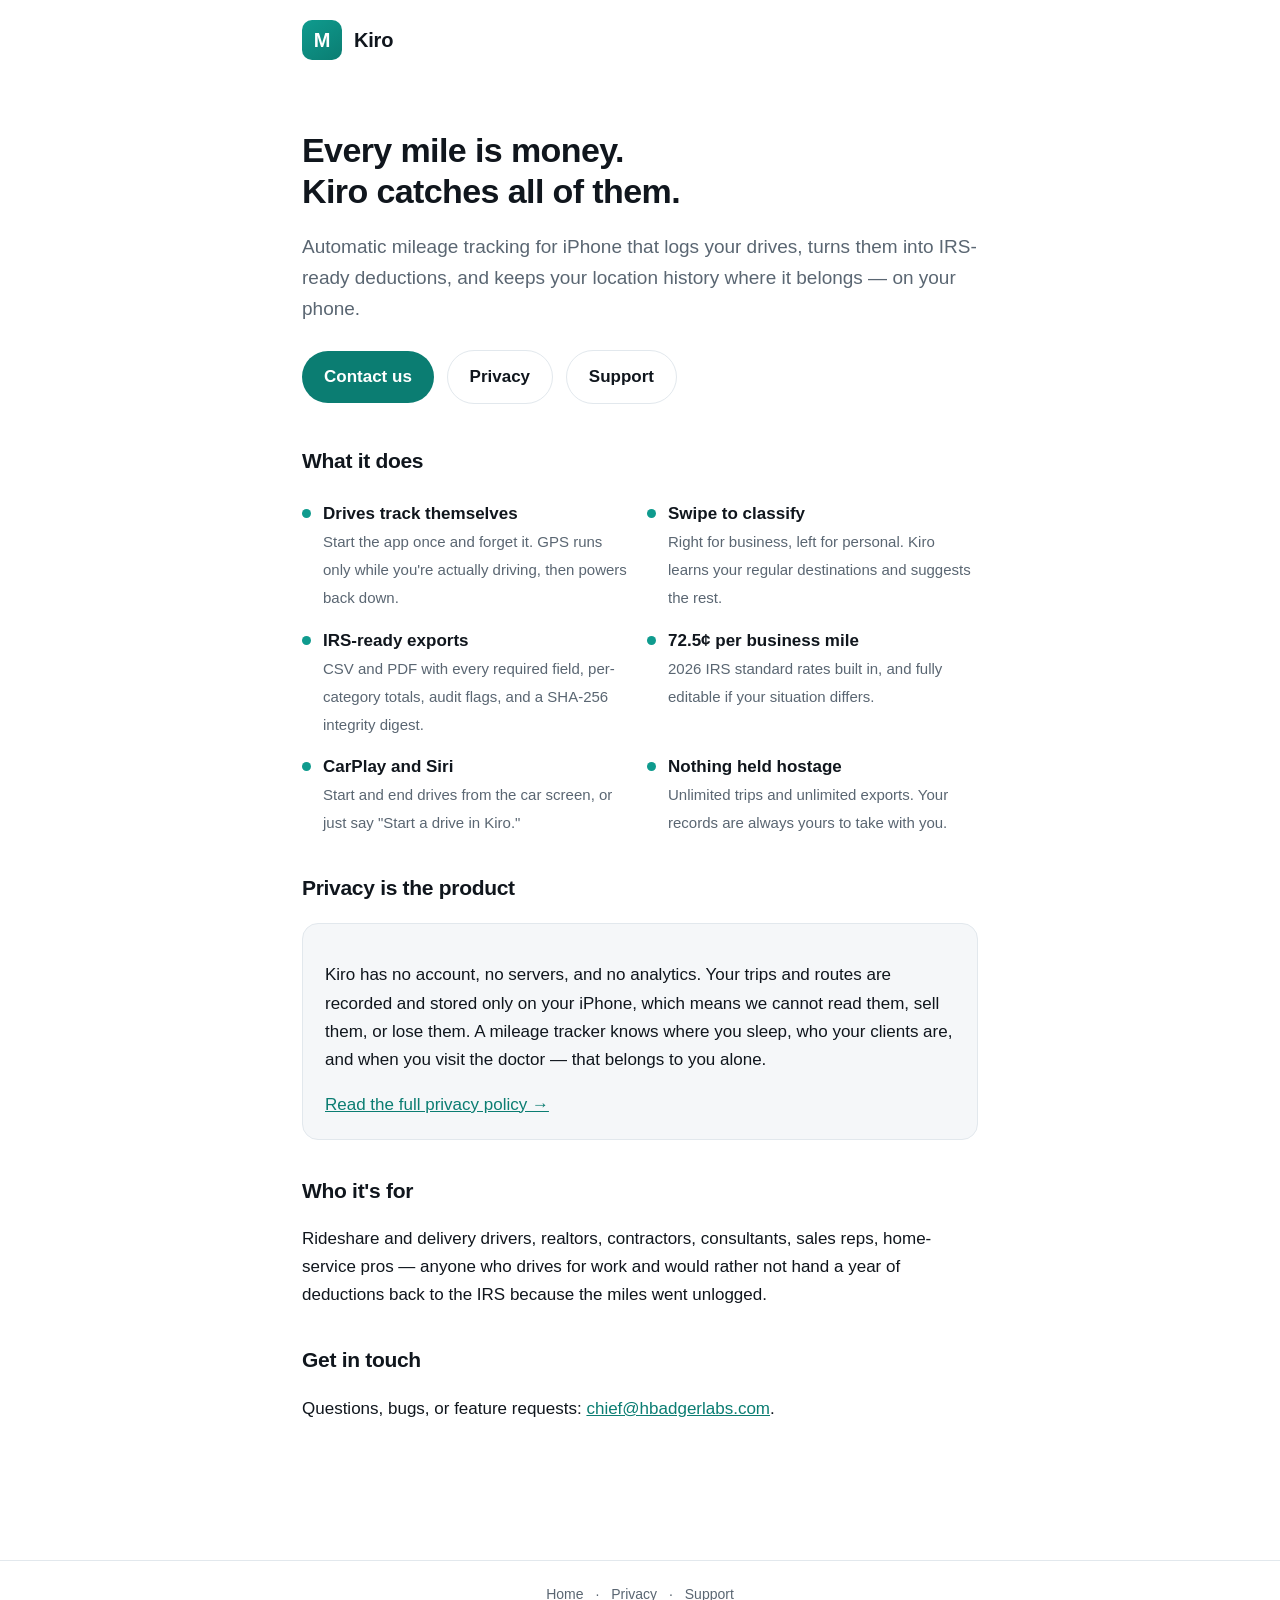
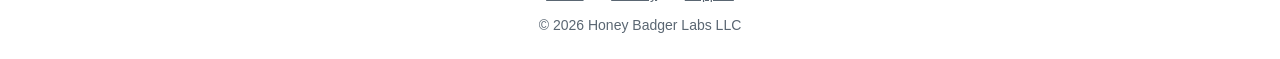
<file: index.html>
<!doctype html>
<html lang="en">
<head>
<meta charset="utf-8">
<meta name="viewport" content="width=device-width, initial-scale=1">
<title>Kiro — private automatic mileage tracking for iPhone</title>
<meta name="description" content="Kiro logs every deductible mile automatically and keeps your location history on your iPhone. IRS-ready CSV and PDF exports, free and unlimited.">
<link rel="stylesheet" href="style.css">
</head>
<body>

<header class="site">
  <div class="logo">M</div>
  <div class="brand"><a href="index.html">Kiro</a></div>
</header>

<main class="wrap">
  <h1>Every mile is money.<br>Kiro catches all of them.</h1>
  <p class="lede">Automatic mileage tracking for iPhone that logs your drives, turns them into IRS-ready deductions,
  and keeps your location history where it belongs — on your phone.</p>

  <p>
    <a class="btn" href="mailto:chief@hbadgerlabs.com">Contact us</a>
    <a class="btn secondary" href="privacy.html">Privacy</a>
    <a class="btn secondary" href="support.html">Support</a>
  </p>

  <h2>What it does</h2>
  <div class="grid two">
    <div class="feature"><div class="dot"></div><div>
      <strong>Drives track themselves</strong>
      <span>Start the app once and forget it. GPS runs only while you're actually driving, then powers back down.</span>
    </div></div>
    <div class="feature"><div class="dot"></div><div>
      <strong>Swipe to classify</strong>
      <span>Right for business, left for personal. Kiro learns your regular destinations and suggests the rest.</span>
    </div></div>
    <div class="feature"><div class="dot"></div><div>
      <strong>IRS-ready exports</strong>
      <span>CSV and PDF with every required field, per-category totals, audit flags, and a SHA-256 integrity digest.</span>
    </div></div>
    <div class="feature"><div class="dot"></div><div>
      <strong>72.5¢ per business mile</strong>
      <span>2026 IRS standard rates built in, and fully editable if your situation differs.</span>
    </div></div>
    <div class="feature"><div class="dot"></div><div>
      <strong>CarPlay and Siri</strong>
      <span>Start and end drives from the car screen, or just say "Start a drive in Kiro."</span>
    </div></div>
    <div class="feature"><div class="dot"></div><div>
      <strong>Nothing held hostage</strong>
      <span>Unlimited trips and unlimited exports. Your records are always yours to take with you.</span>
    </div></div>
  </div>

  <h2>Privacy is the product</h2>
  <div class="card">
    <p>Kiro has no account, no servers, and no analytics. Your trips and routes are recorded and stored only on your
    iPhone, which means we cannot read them, sell them, or lose them. A mileage tracker knows where you sleep, who your
    clients are, and when you visit the doctor — that belongs to you alone.</p>
    <p style="margin-bottom:0"><a href="privacy.html">Read the full privacy policy →</a></p>
  </div>

  <h2>Who it's for</h2>
  <p>Rideshare and delivery drivers, realtors, contractors, consultants, sales reps, home-service pros — anyone who
  drives for work and would rather not hand a year of deductions back to the IRS because the miles went unlogged.</p>

  <h2>Get in touch</h2>
  <p>Questions, bugs, or feature requests: <a href="mailto:chief@hbadgerlabs.com">chief@hbadgerlabs.com</a>.</p>
</main>

<footer class="site">
  <a href="index.html">Home</a> · <a href="privacy.html">Privacy</a> · <a href="support.html">Support</a>
  <div style="margin-top:8px">© 2026 Honey Badger Labs LLC</div>
</footer>

</body>
</html>
</file>
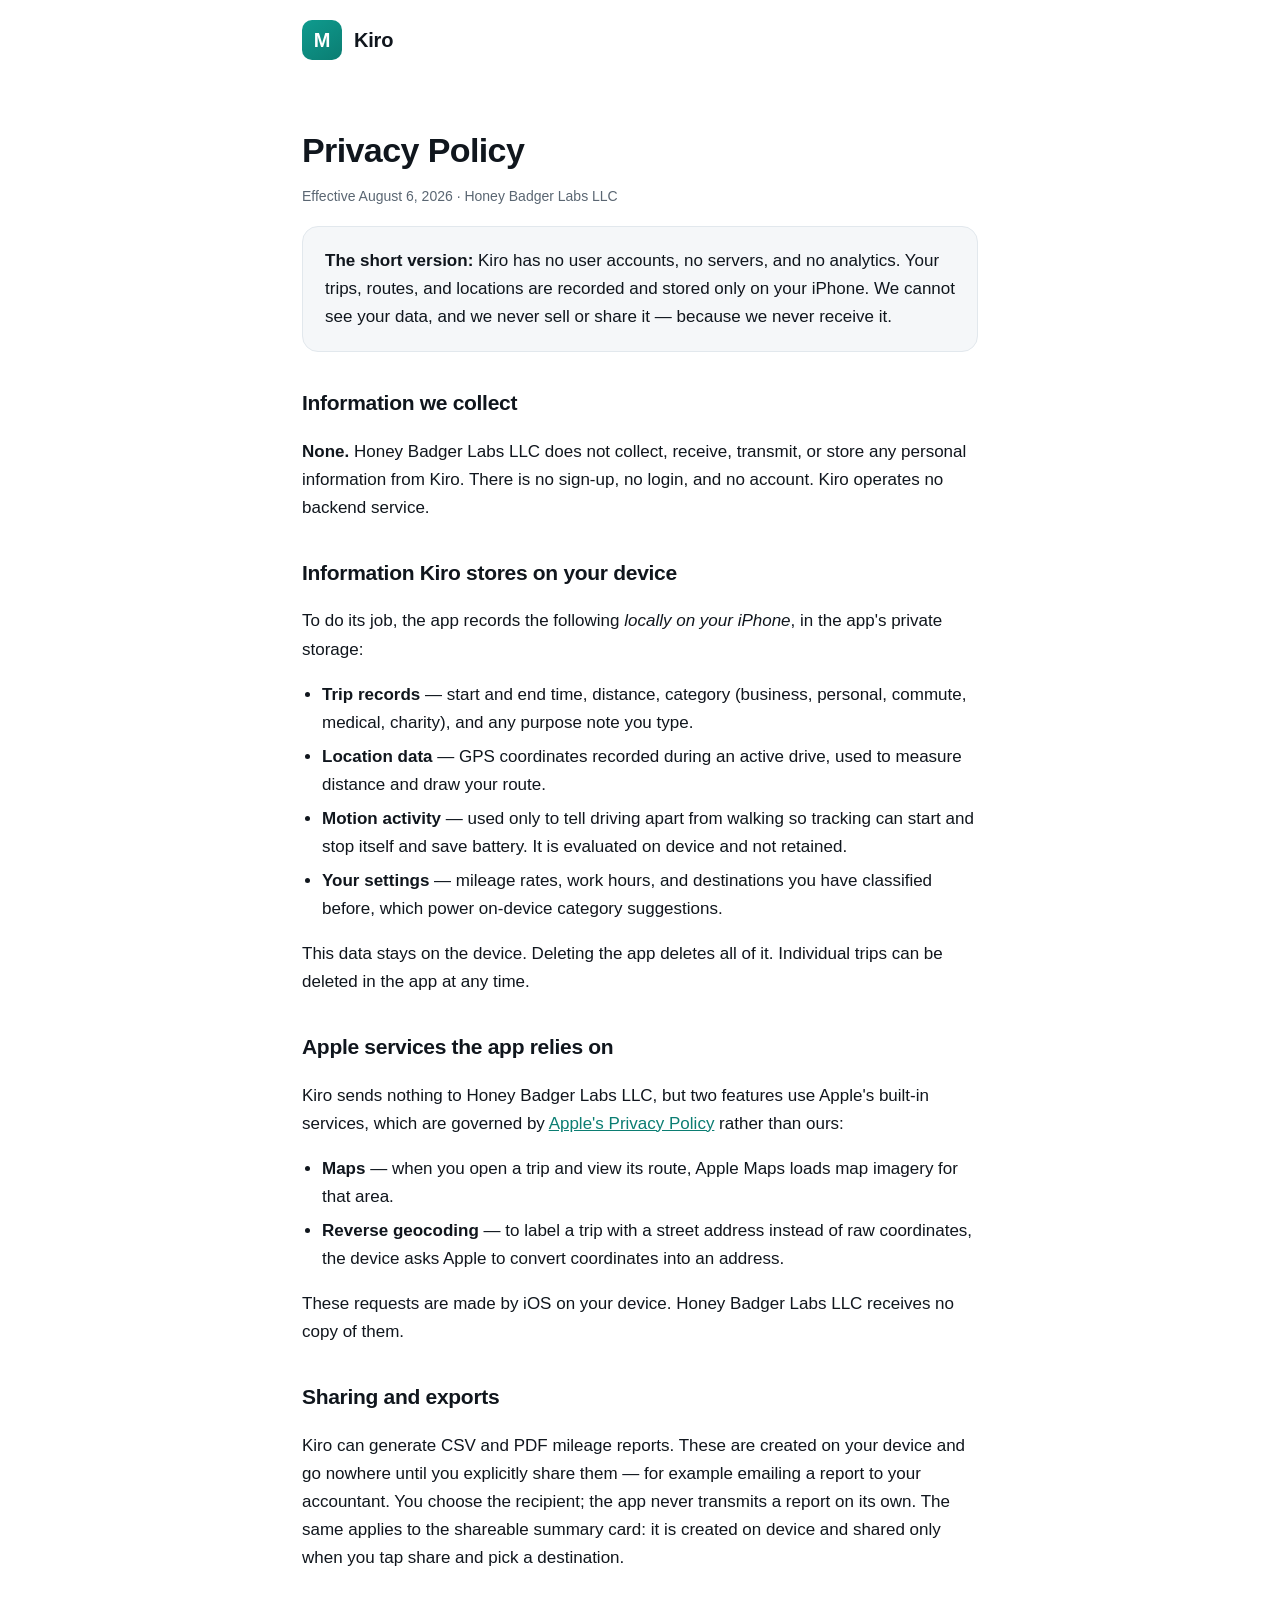
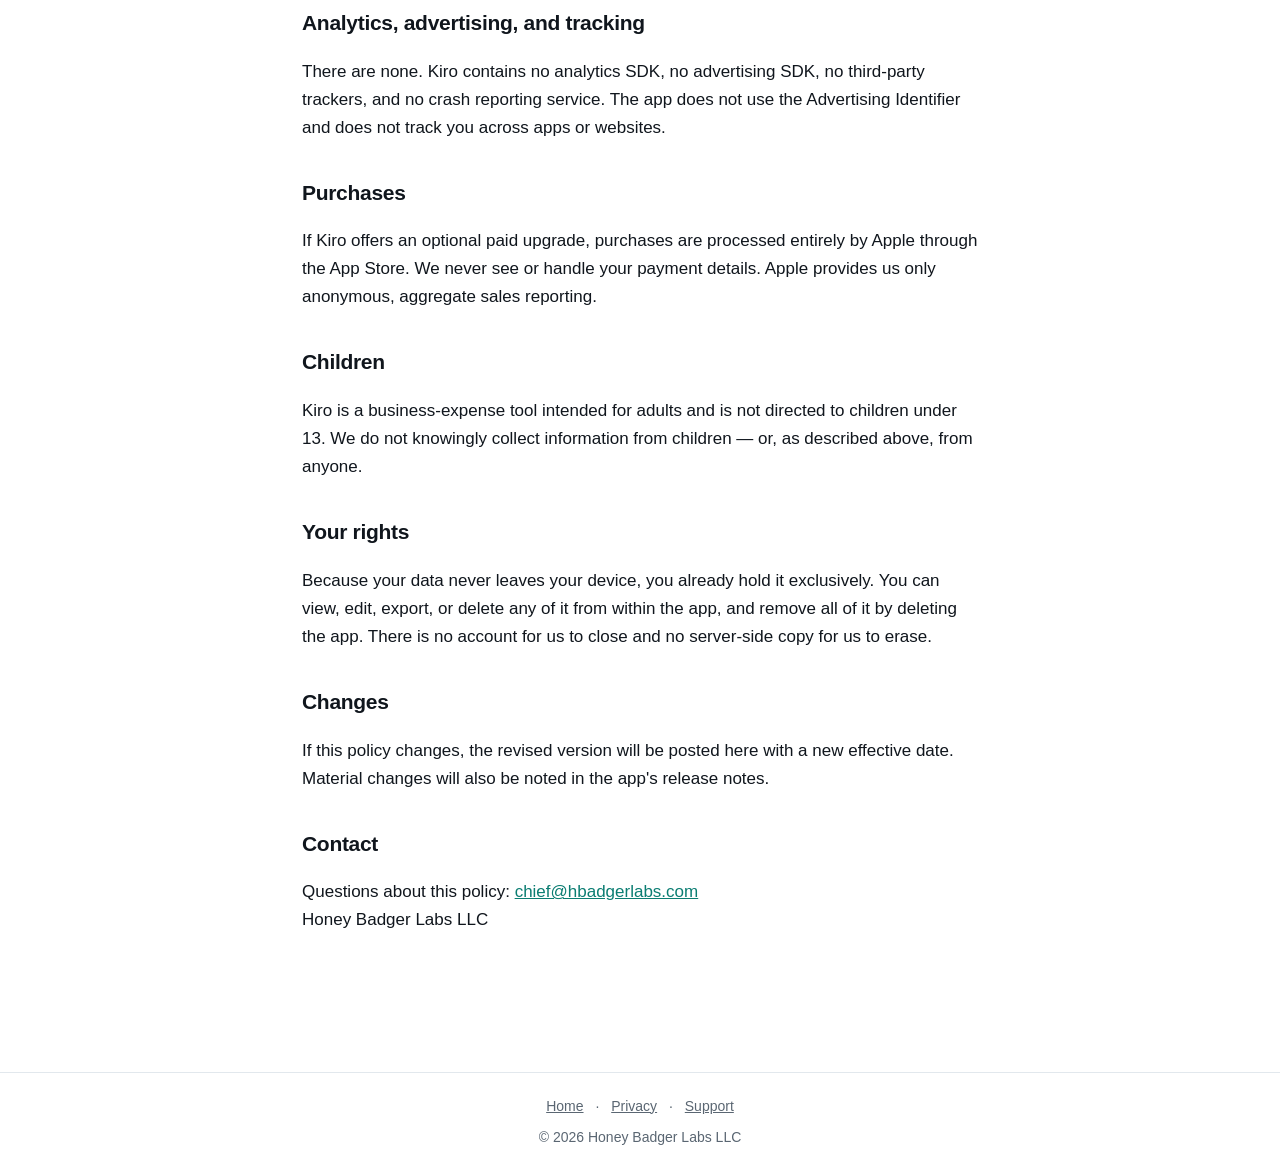
<file: privacy.html>
<!doctype html>
<html lang="en">
<head>
<meta charset="utf-8">
<meta name="viewport" content="width=device-width, initial-scale=1">
<title>Privacy Policy — Kiro</title>
<meta name="description" content="Kiro privacy policy: your drives never leave your iPhone. No account, no analytics, no data collection.">
<link rel="stylesheet" href="style.css">
</head>
<body>

<header class="site">
  <div class="logo">M</div>
  <div class="brand"><a href="index.html">Kiro</a></div>
</header>

<main class="wrap">
  <h1>Privacy Policy</h1>
  <p class="small">Effective August 6, 2026 · Honey Badger Labs LLC</p>

  <div class="card">
    <p style="margin:0"><strong>The short version:</strong> Kiro has no user accounts, no servers, and no analytics.
    Your trips, routes, and locations are recorded and stored only on your iPhone. We cannot see your data, and we never
    sell or share it — because we never receive it.</p>
  </div>

  <h2>Information we collect</h2>
  <p><strong>None.</strong> Honey Badger Labs LLC does not collect, receive, transmit, or store any personal
  information from Kiro. There is no sign-up, no login, and no account. Kiro operates no backend service.</p>

  <h2>Information Kiro stores on your device</h2>
  <p>To do its job, the app records the following <em>locally on your iPhone</em>, in the app's private storage:</p>
  <ul>
    <li><strong>Trip records</strong> — start and end time, distance, category (business, personal, commute, medical,
      charity), and any purpose note you type.</li>
    <li><strong>Location data</strong> — GPS coordinates recorded during an active drive, used to measure distance and
      draw your route.</li>
    <li><strong>Motion activity</strong> — used only to tell driving apart from walking so tracking can start and stop
      itself and save battery. It is evaluated on device and not retained.</li>
    <li><strong>Your settings</strong> — mileage rates, work hours, and destinations you have classified before, which
      power on-device category suggestions.</li>
  </ul>
  <p>This data stays on the device. Deleting the app deletes all of it. Individual trips can be deleted in the app at
  any time.</p>

  <h2>Apple services the app relies on</h2>
  <p>Kiro sends nothing to Honey Badger Labs LLC, but two features use Apple's built-in services, which are governed
  by <a href="https://www.apple.com/legal/privacy/">Apple's Privacy Policy</a> rather than ours:</p>
  <ul>
    <li><strong>Maps</strong> — when you open a trip and view its route, Apple Maps loads map imagery for that area.</li>
    <li><strong>Reverse geocoding</strong> — to label a trip with a street address instead of raw coordinates, the
      device asks Apple to convert coordinates into an address.</li>
  </ul>
  <p>These requests are made by iOS on your device. Honey Badger Labs LLC receives no copy of them.</p>

  <h2>Sharing and exports</h2>
  <p>Kiro can generate CSV and PDF mileage reports. These are created on your device and go nowhere until you
  explicitly share them — for example emailing a report to your accountant. You choose the recipient; the app never
  transmits a report on its own. The same applies to the shareable summary card: it is created on device and shared
  only when you tap share and pick a destination.</p>

  <h2>Analytics, advertising, and tracking</h2>
  <p>There are none. Kiro contains no analytics SDK, no advertising SDK, no third-party trackers, and no crash
  reporting service. The app does not use the Advertising Identifier and does not track you across apps or websites.</p>

  <h2>Purchases</h2>
  <p>If Kiro offers an optional paid upgrade, purchases are processed entirely by Apple through the App Store. We
  never see or handle your payment details. Apple provides us only anonymous, aggregate sales reporting.</p>

  <h2>Children</h2>
  <p>Kiro is a business-expense tool intended for adults and is not directed to children under 13. We do not
  knowingly collect information from children — or, as described above, from anyone.</p>

  <h2>Your rights</h2>
  <p>Because your data never leaves your device, you already hold it exclusively. You can view, edit, export, or
  delete any of it from within the app, and remove all of it by deleting the app. There is no account for us to close
  and no server-side copy for us to erase.</p>

  <h2>Changes</h2>
  <p>If this policy changes, the revised version will be posted here with a new effective date. Material changes will
  also be noted in the app's release notes.</p>

  <h2>Contact</h2>
  <p>Questions about this policy: <a href="mailto:chief@hbadgerlabs.com">chief@hbadgerlabs.com</a><br>
  Honey Badger Labs LLC</p>
</main>

<footer class="site">
  <a href="index.html">Home</a> · <a href="privacy.html">Privacy</a> · <a href="support.html">Support</a>
  <div style="margin-top:8px">© 2026 Honey Badger Labs LLC</div>
</footer>

</body>
</html>
</file>
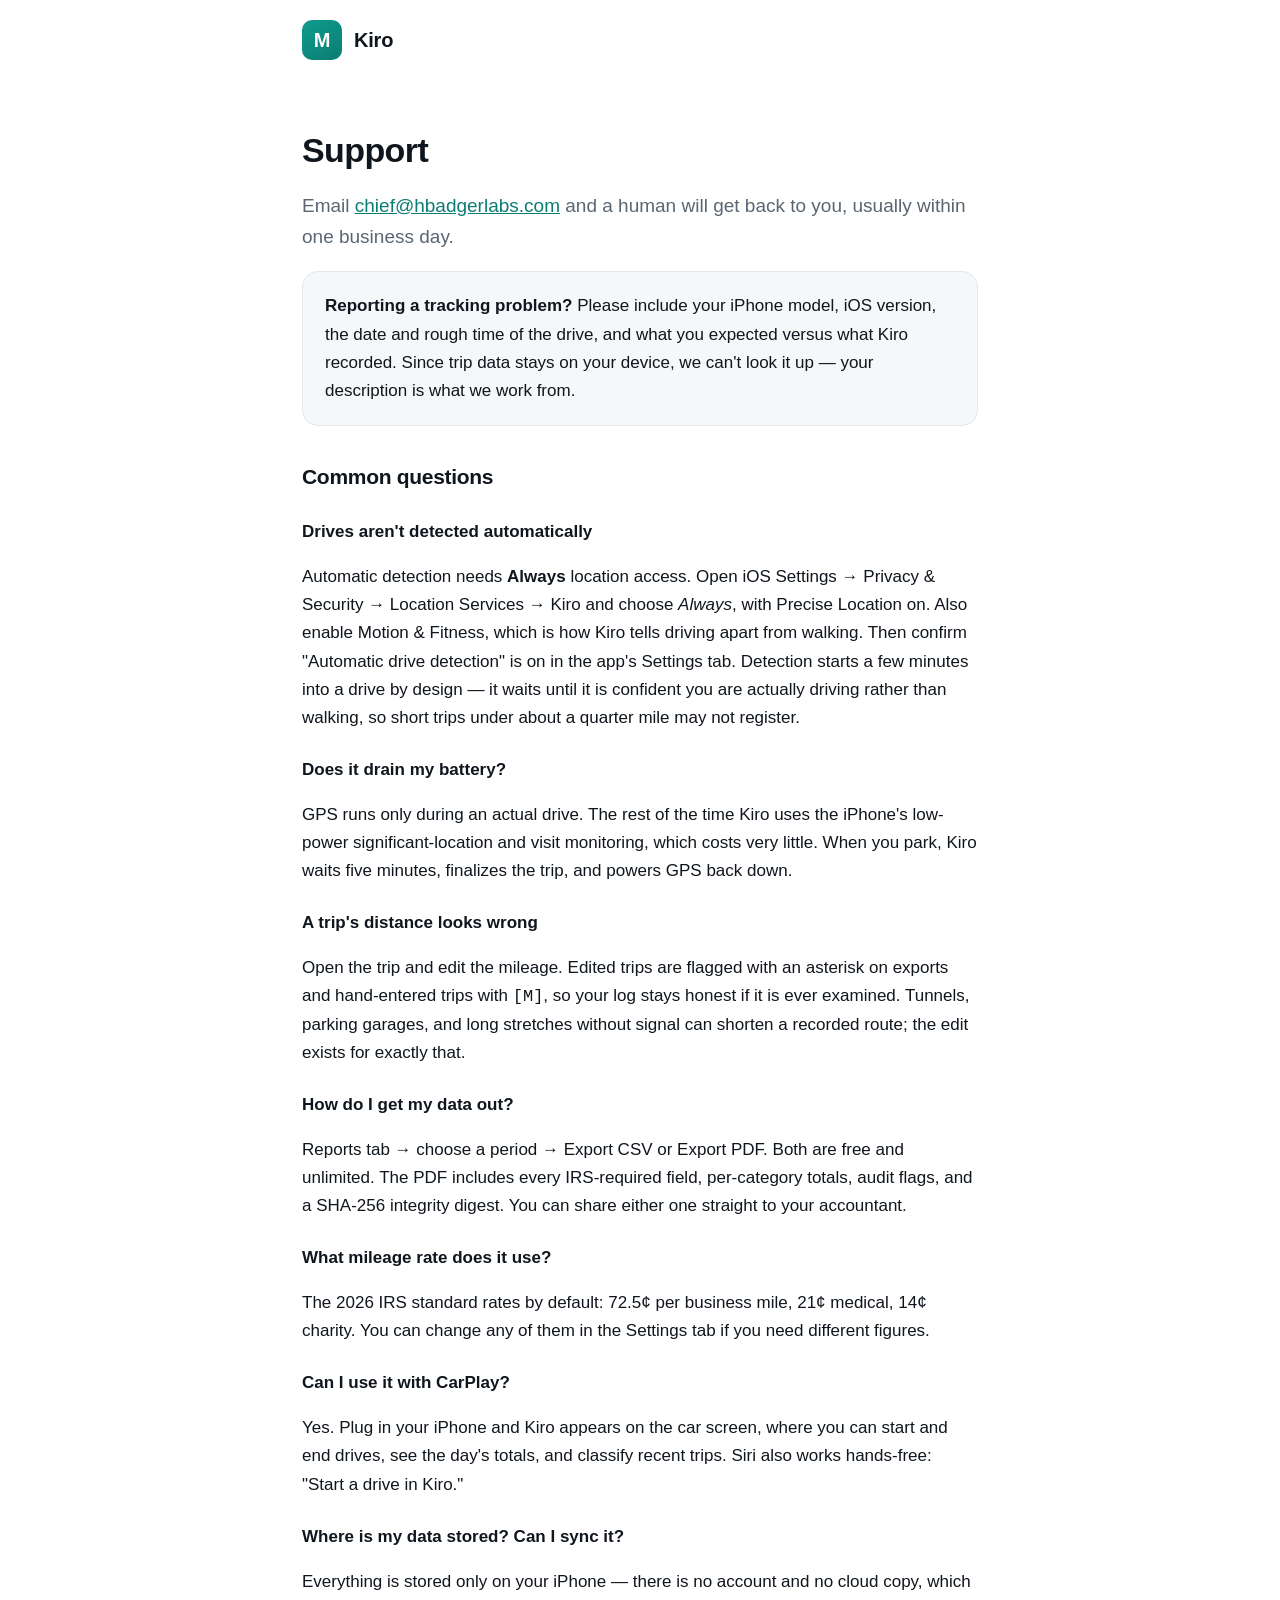
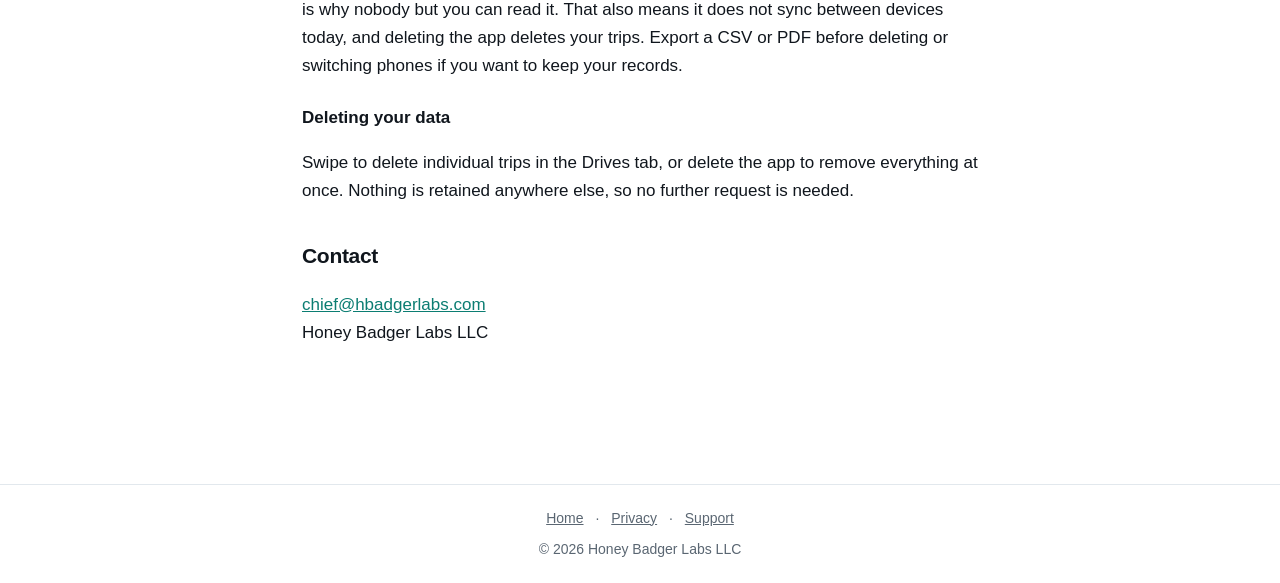
<file: support.html>
<!doctype html>
<html lang="en">
<head>
<meta charset="utf-8">
<meta name="viewport" content="width=device-width, initial-scale=1">
<title>Support — Kiro</title>
<meta name="description" content="Help and contact for Kiro, the private automatic mileage tracker for iPhone.">
<link rel="stylesheet" href="style.css">
</head>
<body>

<header class="site">
  <div class="logo">M</div>
  <div class="brand"><a href="index.html">Kiro</a></div>
</header>

<main class="wrap">
  <h1>Support</h1>
  <p class="lede">Email <a href="mailto:chief@hbadgerlabs.com">chief@hbadgerlabs.com</a> and a human will get back to
  you, usually within one business day.</p>

  <div class="card">
    <p style="margin:0"><strong>Reporting a tracking problem?</strong> Please include your iPhone model, iOS version,
    the date and rough time of the drive, and what you expected versus what Kiro recorded. Since trip data stays on
    your device, we can't look it up — your description is what we work from.</p>
  </div>

  <h2>Common questions</h2>

  <h3>Drives aren't detected automatically</h3>
  <p>Automatic detection needs <strong>Always</strong> location access. Open iOS Settings → Privacy &amp; Security →
  Location Services → Kiro and choose <em>Always</em>, with Precise Location on. Also enable Motion &amp; Fitness,
  which is how Kiro tells driving apart from walking. Then confirm "Automatic drive detection" is on in the app's
  Settings tab. Detection starts a few minutes into a drive by design — it waits until it is confident you are
  actually driving rather than walking, so short trips under about a quarter mile may not register.</p>

  <h3>Does it drain my battery?</h3>
  <p>GPS runs only during an actual drive. The rest of the time Kiro uses the iPhone's low-power significant-location
  and visit monitoring, which costs very little. When you park, Kiro waits five minutes, finalizes the trip, and
  powers GPS back down.</p>

  <h3>A trip's distance looks wrong</h3>
  <p>Open the trip and edit the mileage. Edited trips are flagged with an asterisk on exports and hand-entered trips
  with <code>[M]</code>, so your log stays honest if it is ever examined. Tunnels, parking garages, and long stretches
  without signal can shorten a recorded route; the edit exists for exactly that.</p>

  <h3>How do I get my data out?</h3>
  <p>Reports tab → choose a period → Export CSV or Export PDF. Both are free and unlimited. The PDF includes every
  IRS-required field, per-category totals, audit flags, and a SHA-256 integrity digest. You can share either one
  straight to your accountant.</p>

  <h3>What mileage rate does it use?</h3>
  <p>The 2026 IRS standard rates by default: 72.5¢ per business mile, 21¢ medical, 14¢ charity. You can change any of
  them in the Settings tab if you need different figures.</p>

  <h3>Can I use it with CarPlay?</h3>
  <p>Yes. Plug in your iPhone and Kiro appears on the car screen, where you can start and end drives, see the day's
  totals, and classify recent trips. Siri also works hands-free: "Start a drive in Kiro."</p>

  <h3>Where is my data stored? Can I sync it?</h3>
  <p>Everything is stored only on your iPhone — there is no account and no cloud copy, which is why nobody but you can
  read it. That also means it does not sync between devices today, and deleting the app deletes your trips. Export a
  CSV or PDF before deleting or switching phones if you want to keep your records.</p>

  <h3>Deleting your data</h3>
  <p>Swipe to delete individual trips in the Drives tab, or delete the app to remove everything at once. Nothing is
  retained anywhere else, so no further request is needed.</p>

  <h2>Contact</h2>
  <p><a href="mailto:chief@hbadgerlabs.com">chief@hbadgerlabs.com</a><br>
  Honey Badger Labs LLC</p>
</main>

<footer class="site">
  <a href="index.html">Home</a> · <a href="privacy.html">Privacy</a> · <a href="support.html">Support</a>
  <div style="margin-top:8px">© 2026 Honey Badger Labs LLC</div>
</footer>

</body>
</html>
</file>
<file: style.css>
:root {
  --bg: #ffffff;
  --surface: #f5f7f9;
  --text: #10161d;
  --muted: #5a6672;
  --accent: #0f9b8e;
  --accent-dark: #0b7d72;
  --border: #e2e8ed;
  --radius: 16px;
}

@media (prefers-color-scheme: dark) {
  :root {
    --bg: #0b1117;
    --surface: #131c25;
    --text: #eef3f7;
    --muted: #9aa8b5;
    --accent: #2dd4bf;
    --accent-dark: #14b8a6;
    --border: #223040;
  }
}

* { box-sizing: border-box; }

body {
  margin: 0;
  background: var(--bg);
  color: var(--text);
  font: 17px/1.65 -apple-system, BlinkMacSystemFont, "Segoe UI", Roboto, Helvetica, Arial, sans-serif;
  -webkit-font-smoothing: antialiased;
}

.wrap { max-width: 720px; margin: 0 auto; padding: 32px 22px 72px; }

header.site {
  display: flex;
  align-items: center;
  gap: 12px;
  padding: 20px 22px;
  max-width: 720px;
  margin: 0 auto;
}

.logo {
  width: 40px; height: 40px;
  border-radius: 10px;
  background: linear-gradient(145deg, var(--accent), var(--accent-dark));
  display: grid; place-items: center;
  color: #fff; font-weight: 700; font-size: 20px;
  flex: none;
}

.brand { font-weight: 700; font-size: 20px; letter-spacing: -0.2px; }
.brand a { color: inherit; text-decoration: none; }

h1 { font-size: 34px; line-height: 1.2; letter-spacing: -0.6px; margin: 18px 0 10px; }
h2 { font-size: 21px; letter-spacing: -0.3px; margin: 34px 0 10px; }
h3 { font-size: 17px; margin: 24px 0 6px; }

p, li { color: var(--text); }
.lede { font-size: 19px; color: var(--muted); }
.muted { color: var(--muted); }
small, .small { font-size: 14px; color: var(--muted); }

a { color: var(--accent-dark); }
@media (prefers-color-scheme: dark) { a { color: var(--accent); } }

.card {
  background: var(--surface);
  border: 1px solid var(--border);
  border-radius: var(--radius);
  padding: 20px 22px;
  margin: 18px 0;
}

.grid { display: grid; gap: 14px; margin: 22px 0; }
@media (min-width: 620px) { .grid.two { grid-template-columns: 1fr 1fr; } }

.feature { display: flex; gap: 12px; align-items: flex-start; }
.feature .dot {
  width: 9px; height: 9px; border-radius: 50%;
  background: var(--accent); margin-top: 9px; flex: none;
}
.feature strong { display: block; }
.feature span { color: var(--muted); font-size: 15px; }

.btn {
  display: inline-block;
  background: var(--accent-dark);
  color: #fff !important;
  text-decoration: none;
  font-weight: 600;
  padding: 12px 22px;
  border-radius: 999px;
  margin: 6px 8px 6px 0;
}
.btn.secondary {
  background: transparent;
  color: var(--text) !important;
  border: 1px solid var(--border);
}

ul { padding-left: 20px; }
li { margin: 6px 0; }

footer.site {
  border-top: 1px solid var(--border);
  margin-top: 48px;
  padding: 22px;
  text-align: center;
  color: var(--muted);
  font-size: 14px;
}
footer.site a { color: var(--muted); margin: 0 8px; }
</file>
